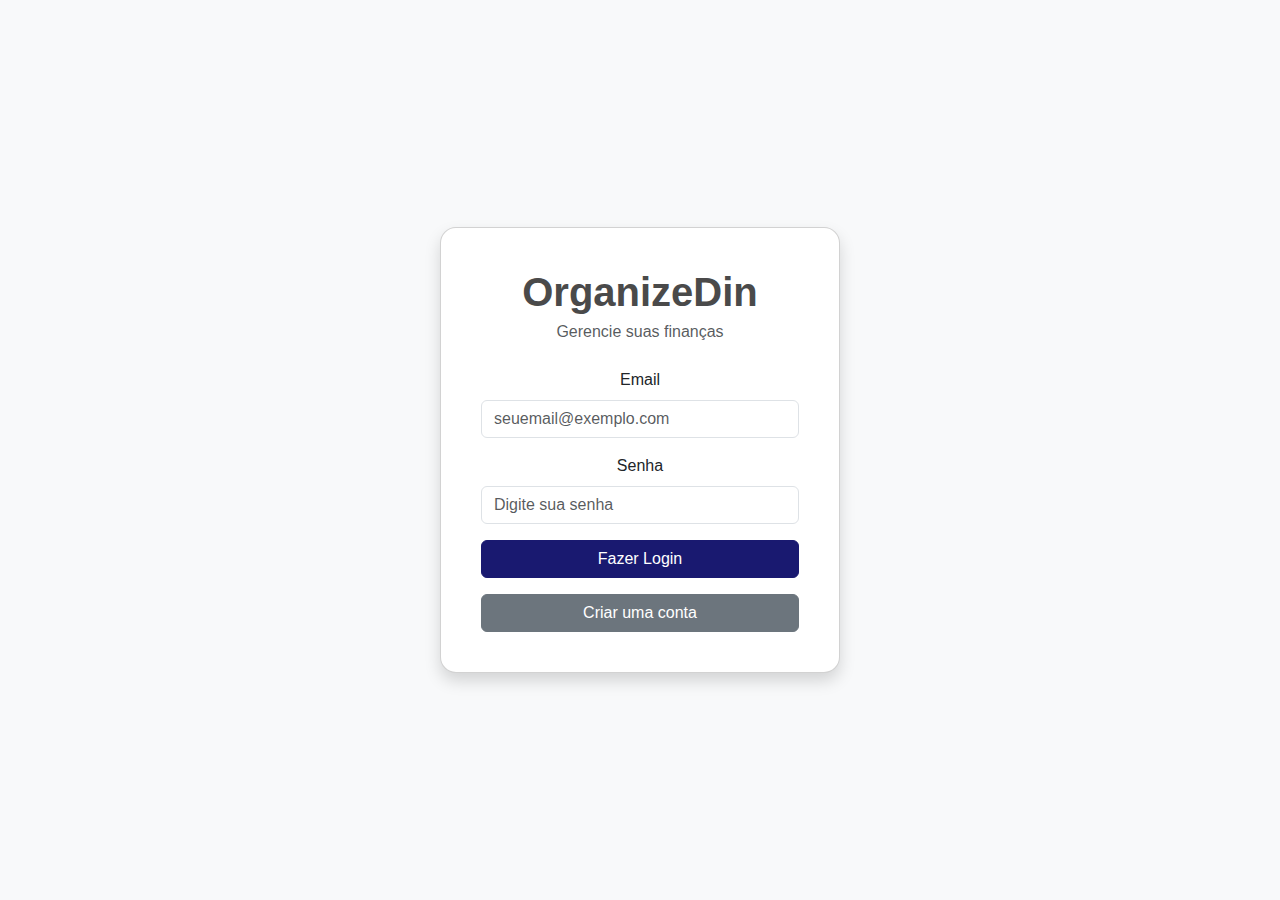
<file: frontend/index.html>
<!DOCTYPE html>
<html lang="pt-br">
<head>
    <meta charset="UTF-8">
    <meta name="viewport" content="width=device-width, initial-scale=1.0">
    <title>Login - OrganizeDin</title>
    <link href="https://cdn.jsdelivr.net/npm/bootstrap@5.2.3/dist/css/bootstrap.min.css" rel="stylesheet">
    <link rel="stylesheet" href="assets/css/style.css">
    <script src="assets/js/script.js" defer></script>
</head>
<body class="bg-light">
    <div class="container d-flex justify-content-center align-items-center vh-100">
        <div class="card p-4" style="width: 25rem;">
            <div class="card-body text-center">
                <h1 class="card-title">OrganizeDin</h1>
                <p class="card-subtitle mb-2 text-muted">Gerencie suas finanças</p>
                
                <form class="mt-4">
                    <div class="mb-3">
                        <label for="emailInput" class="form-label">Email</label>
                        <input type="email" class="form-control" id="emailInput" placeholder="seuemail@exemplo.com">
                    </div>
                    <div class="mb-3">
                        <label for="passwordInput" class="form-label">Senha</label>
                        <input type="password" class="form-control" id="passwordInput" placeholder="Digite sua senha">
                    </div>
                    <div class="d-grid gap-2">
                        <button type="submit" class="btn btn-primary">Fazer Login</button>
                    </div>
                </form>

                <div class="mt-3">
                    <a href="#" class="btn btn-secondary w-100">Criar uma conta</a>
                </div>
            </div>
        </div>
    </div>
</body>
</html>
</file>
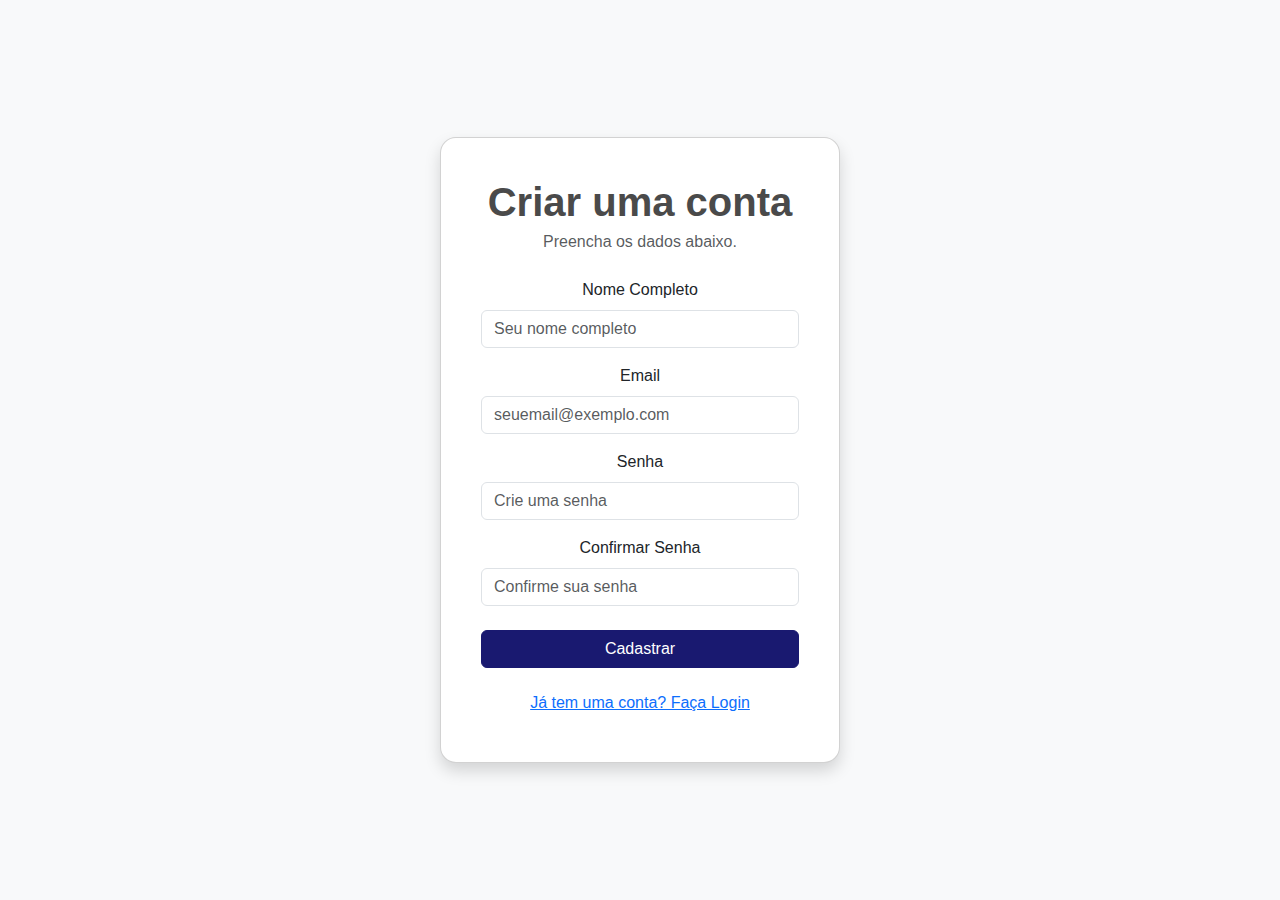
<file: frontend/cadastro.html>
<!DOCTYPE html>
<html lang="pt-br">
<head>
    <meta charset="UTF-8">
    <meta name="viewport" content="width=device-width, initial-scale=1.0">
    <title>Cadastro - OrganizeDin</title>
    <link href="https://cdn.jsdelivr.net/npm/bootstrap@5.2.3/dist/css/bootstrap.min.css" rel="stylesheet">
    <link rel="stylesheet" href="assets/css/style.css">
    <script src="assets/js/script.js" defer></script>
</head>
<body class="bg-light">
    <div class="container d-flex justify-content-center align-items-center vh-100">
        <div class="card p-4" style="width: 25rem;">
            <div class="card-body text-center">
                <h1 class="card-title">Criar uma conta</h1>
                <p class="card-subtitle mb-4 text-muted">Preencha os dados abaixo.</p>
                
                <form>
                    <div class="mb-3">
                        <label for="nameInput" class="form-label">Nome Completo</label>
                        <input type="text" class="form-control" id="nameInput" placeholder="Seu nome completo" required>
                    </div>
                    <div class="mb-3">
                        <label for="emailInput" class="form-label">Email</label>
                        <input type="email" class="form-control" id="emailInput" placeholder="seuemail@exemplo.com" required>
                    </div>
                    <div class="mb-3">
                        <label for="passwordInput" class="form-label">Senha</label>
                        <input type="password" class="form-control" id="passwordInput" placeholder="Crie uma senha" required>
                    </div>
                    <div class="mb-3">
                        <label for="confirmPasswordInput" class="form-label">Confirmar Senha</label>
                        <input type="password" class="form-control" id="confirmPasswordInput" placeholder="Confirme sua senha" required>
                    </div>
                    <div class="d-grid gap-2 mt-4">
                        <button type="submit" class="btn btn-primary">Cadastrar</button>
                    </div>
                </form>

                <div class="mt-3">
                    <a href="index.html" class="btn btn-link">Já tem uma conta? Faça Login</a>
                </div>
            </div>
        </div>
    </div>
</body>
</html>
</file>
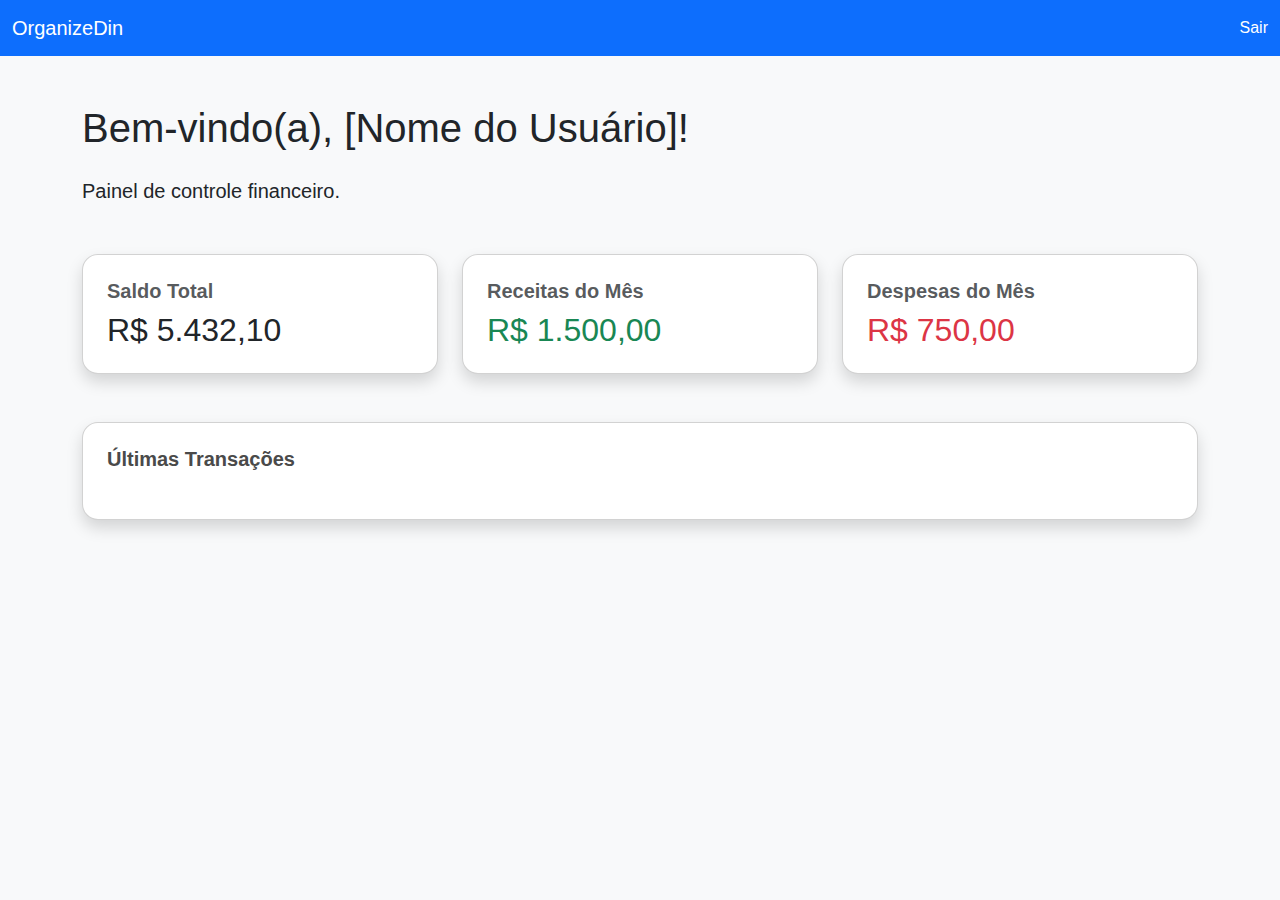
<file: frontend/dashboard.html>
<!DOCTYPE html>
<html lang="pt-br">
<head>
    <meta charset="UTF-8">
    <meta name="viewport" content="width=device-width, initial-scale=1.0">
    <title>Painel de Controle - OrganizeDin</title>
    <link href="https://cdn.jsdelivr.net/npm/bootstrap@5.2.3/dist/css/bootstrap.min.css" rel="stylesheet">
    <link rel="stylesheet" href="assets/css/style.css">
</head>
<body class="bg-light">
    <nav class="navbar navbar-expand-lg navbar-dark bg-primary">
        <div class="container-fluid">
            <a class="navbar-brand" href="#">OrganizeDin</a>
            <span class="navbar-text ms-auto">
                <a href="index.html" class="text-white text-decoration-none">Sair</a>
            </span>
        </div>
    </nav>

    <div class="container mt-5">
        <h1 class="mb-4">Bem-vindo(a), [Nome do Usuário]!</h1>
        <p class="lead">Painel de controle financeiro.</p>

        <div class="row mt-5">
            <div class="col-md-4 mb-4">
                <div class="card p-4">
                    <h5 class="card-title text-muted">Saldo Total</h5>
                    <h2 class="card-text">R$ 5.432,10</h2>
                </div>
            </div>

            <div class="col-md-4 mb-4">
                <div class="card p-4">
                    <h5 class="card-title text-muted">Receitas do Mês</h5>
                    <h2 class="card-text text-success">R$ 1.500,00</h2>
                </div>
            </div>

            <div class="col-md-4 mb-4">
                <div class="card p-4">
                    <h5 class="card-title text-muted">Despesas do Mês</h5>
                    <h2 class="card-text text-danger">R$ 750,00</h2>
                </div>
            </div>
        </div>

        <div class="row mt-4">
            <div class="col-12">
                <div class="card p-4">
                    <h5 class="card-title">Últimas Transações</h5>
                    <table class="table">
                        <thead>
                            <tr>
</file>
<file: frontend/assets/css/style.css>
/*
    Nome do Arquivo: style.css
    Descrição: Estilos personalizados para o projeto OrganizeDin.
*/

/*
    Estilo para a fonte principal do projeto
    O * (seletor universal) aplica a fonte a todos os elementos da página.
*/
* {
    font-family: 'Arial', sans-serif;
}

/*
    Estilo para o corpo da página (body)
    Define a cor de fundo e garante uma transição suave para as mudanças de cor.
*/
body {
    background-color: #f8f9fa; /* Cor de fundo padrão do Bootstrap (cinza claro) */
}

/*
    Estilo para o card de login
    Adiciona uma sombra suave e arredonda as bordas para um visual mais moderno.
*/
.card {
    border-radius: 1rem;
    box-shadow: 0 0.5rem 1rem rgba(0, 0, 0, 0.15);
}

/*
    Estilo para o título principal (h1)
    Define a cor e a margem inferior para o título da aplicação.
*/
.card-title {
    color: #4a4a4a;
    font-weight: 600;
}

/*
    Estilo para o botão principal
    Vamos dar um toque mais personalizado ao botão primário.
*/
.btn-primary {
    background-color: #191970; /* Um tom de roxo */
    border-color: #191970;
}

/*
    Estilo para o botão principal quando o mouse está sobre ele
    Altera a cor para uma tonalidade mais escura de roxo.
*/
.btn-primary:hover {
    background-color: #191970;
    border-color: #191970;
}
</file>
